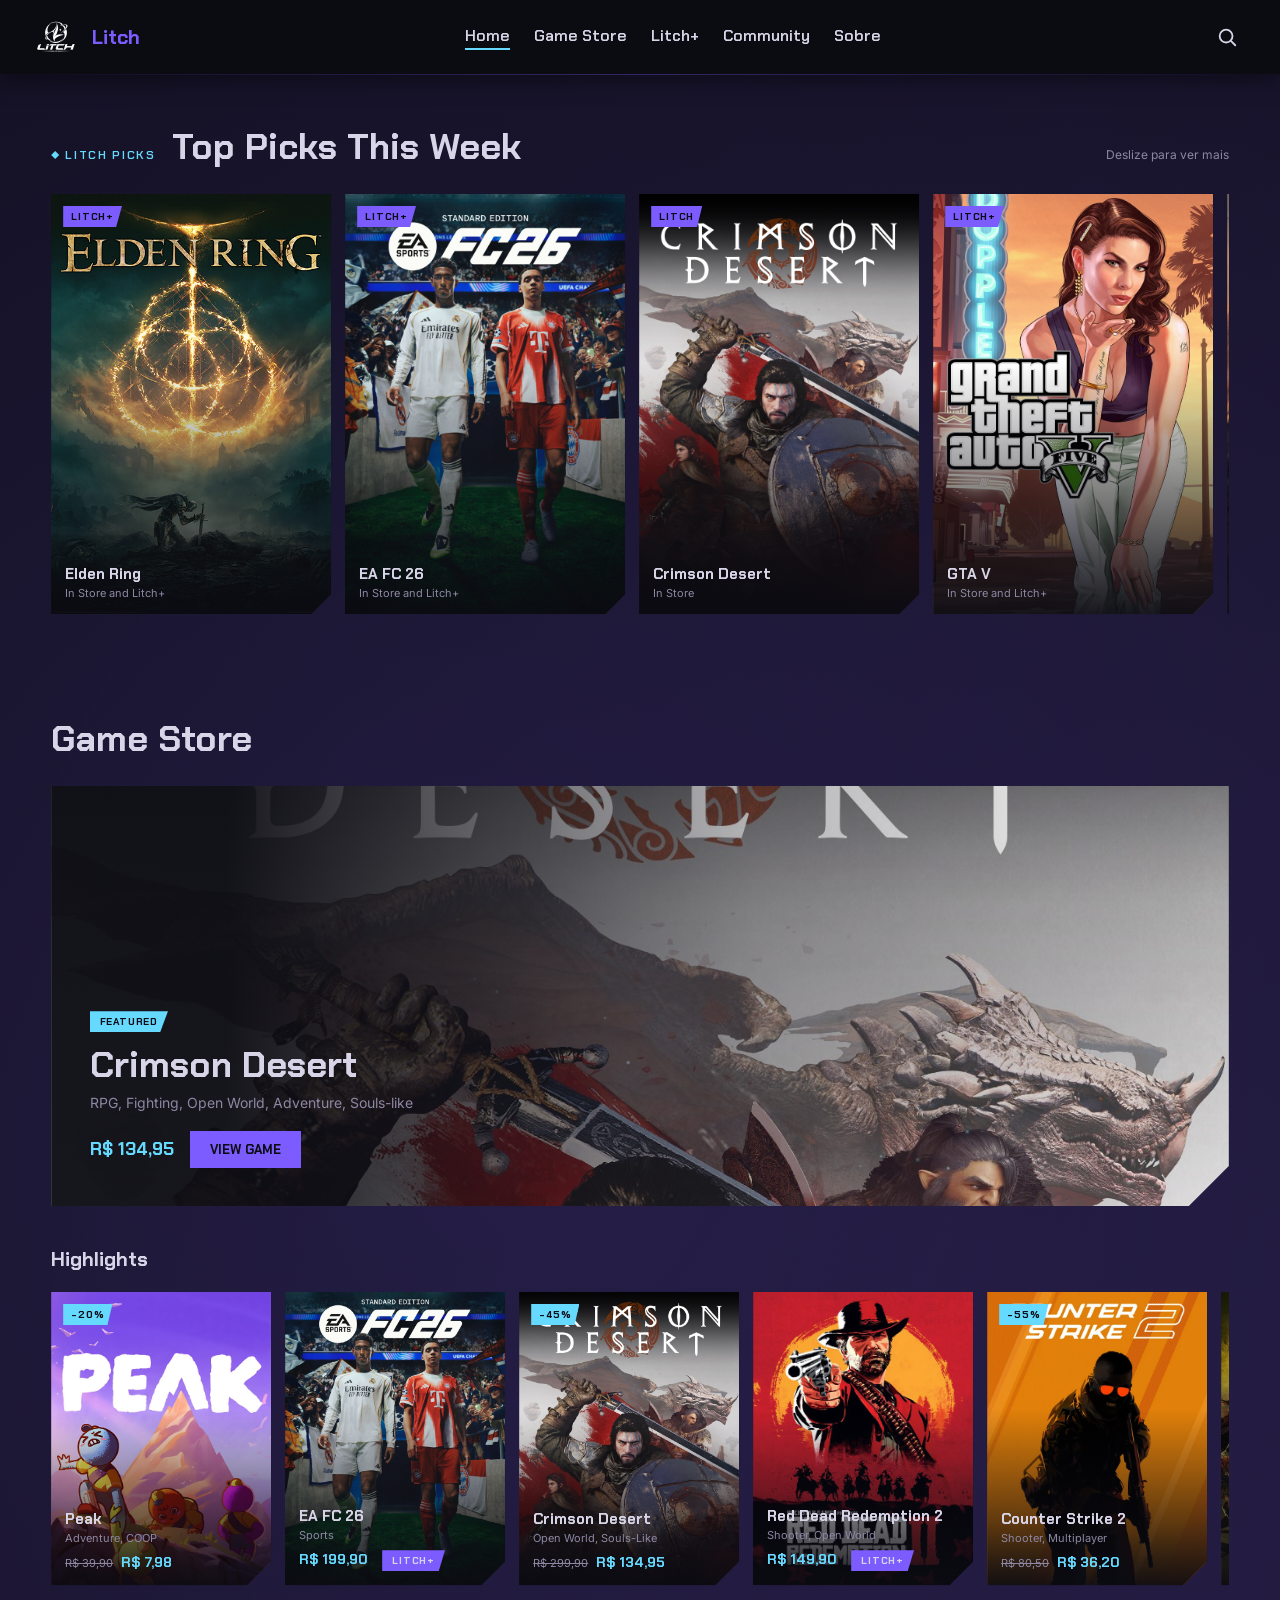
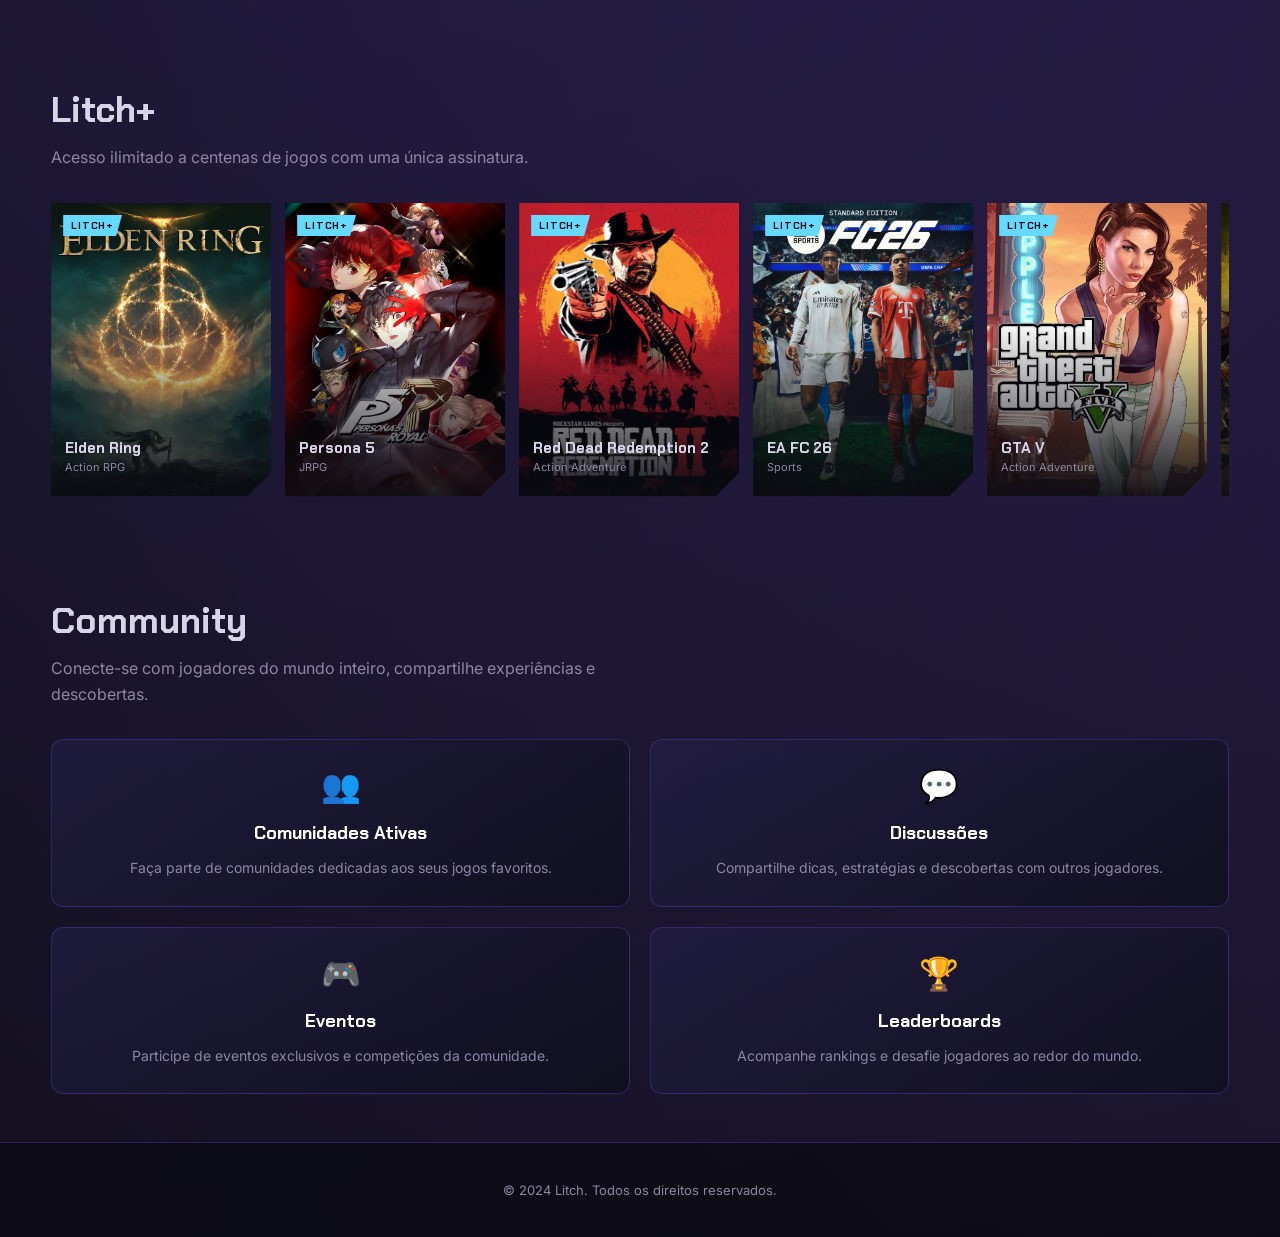
<file: index.html>
<!DOCTYPE html>
<html lang="pt-BR">

<head>
    <meta charset="UTF-8">
    <meta http-equiv="X-UA-Compatible" content="IE=edge">
    <meta name="viewport" content="width=device-width, initial-scale=1.0">
    <meta name="description" content="Litch - Sua plataforma de jogos digital com descoberta, acesso e comunidade.">
    <link rel="icon" type="image/x-icon" href="images/favicon.ico">
    <link rel="stylesheet" href="style.css">
    <title>Litch - Home</title>
</head>

<body>
    <header>
        <a href="index.html" class="header__brand" aria-label="Voltar à página inicial">
            <img src="images/LitchLogo.png" alt="Litch logo">
            <h1 class="title">Litch</h1>
        </a>

        <nav class="litch-nav" aria-label="Navegação principal">
            <a href="#home" class="is-active">Home</a>
            <a href="#game-store">Game Store</a>
            <a href="#litch-plus">Litch+</a>
            <a href="#community">Community</a>
            <a href="sobre.html">Sobre</a>
        </nav>

        <button class="litch-search-btn" type="button" aria-label="Pesquisar jogos">
            <svg viewBox="0 0 24 24" aria-hidden="true">
                <circle cx="11" cy="11" r="7"></circle>
                <path d="M16.5 16.5L21 21"></path>
            </svg>
        </button>
    </header>

    <hr>

    <main>
        <!-- HOME SECTION - Top Picks -->
        <section id="home" class="litch-carousel">
            <div class="litch-carousel__header">
                <span class="litch-carousel__eyebrow">Litch Picks</span>
                <h2 class="litch-carousel__title">Top Picks This Week</h2>
                <p class="litch-carousel__helper">Deslize para ver mais</p>
            </div>

            <!-- Carrossel com Scroll Snap Nativo -->
            <div class="litch-carousel__track">
                <article class="litch-card">
                    <img class="litch-card__img" src="images/eldenring.jpg" alt="Elden Ring">
                    <div class="litch-card__scrim"></div>
                    <span class="litch-card__tag">Litch+</span>
                    <div class="litch-card__body">
                        <h3 class="litch-card__name">Elden Ring</h3>
                        <p class="litch-card__status">In Store and Litch+</p>
                    </div>
                </article>

                <article class="litch-card">
                    <img class="litch-card__img" src="images/eafc26.jpg" alt="EA FC 26">
                    <div class="litch-card__scrim"></div>
                    <span class="litch-card__tag">Litch+</span>
                    <div class="litch-card__body">
                        <h3 class="litch-card__name">EA FC 26</h3>
                        <p class="litch-card__status">In Store and Litch+</p>
                    </div>
                </article>

                <article class="litch-card">
                    <img class="litch-card__img" src="images/crimsondesert.jpg" alt="Crimson Desert">
                    <div class="litch-card__scrim"></div>
                    <span class="litch-card__tag">Litch</span>
                    <div class="litch-card__body">
                        <h3 class="litch-card__name">Crimson Desert</h3>
                        <p class="litch-card__status">In Store</p>
                    </div>
                </article>

                <article class="litch-card">
                    <img class="litch-card__img" src="images/gtav.jpg" alt="GTA V">
                    <div class="litch-card__scrim"></div>
                    <span class="litch-card__tag">Litch+</span>
                    <div class="litch-card__body">
                        <h3 class="litch-card__name">GTA V</h3>
                        <p class="litch-card__status">In Store and Litch+</p>
                    </div>
                </article>

                <article class="litch-card">
                    <img class="litch-card__img" src="images/tlou1.jpg" alt="The Last of Us Part I">
                    <div class="litch-card__scrim"></div>
                    <span class="litch-card__tag">Litch</span>
                    <div class="litch-card__body">
                        <h3 class="litch-card__name">The Last of Us Part I</h3>
                        <p class="litch-card__status">In Store</p>
                    </div>
                </article>

                <article class="litch-card">
                    <img class="litch-card__img" src="images/wuchang.jpeg" alt="Wu Chang">
                    <div class="litch-card__scrim"></div>
                    <span class="litch-card__tag">Litch</span>
                    <div class="litch-card__body">
                        <h3 class="litch-card__name">Wu Chang</h3>
                        <p class="litch-card__status">In Store</p>
                    </div>
                </article>

                <article class="litch-card">
                    <img class="litch-card__img" src="images/persona5.jpg" alt="Persona 5">
                    <div class="litch-card__scrim"></div>
                    <span class="litch-card__tag">Litch+</span>
                    <div class="litch-card__body">
                        <h3 class="litch-card__name">Persona 5</h3>
                        <p class="litch-card__status">In Store and Litch+</p>
                    </div>
                </article>

                <article class="litch-card">
                    <img class="litch-card__img" src="images/rdr2.jpeg" alt="Red Dead Redemption 2">
                    <div class="litch-card__scrim"></div>
                    <span class="litch-card__tag">Litch+</span>
                    <div class="litch-card__body">
                        <h3 class="litch-card__name">Red Dead Redemption 2</h3>
                        <p class="litch-card__status">In Store and Litch+</p>
                    </div>
                </article>

                <article class="litch-card">
                    <img class="litch-card__img" src="images/baldurs_gate3.jpg" alt="Baldur's Gate 3">
                    <div class="litch-card__scrim"></div>
                    <span class="litch-card__tag">Litch</span>
                    <div class="litch-card__body">
                        <h3 class="litch-card__name">Baldur's Gate 3</h3>
                        <p class="litch-card__status">In Store</p>
                    </div>
                </article>

                <article class="litch-card">
                    <img class="litch-card__img" src="images/gow-rag.jpg" alt="God of War: Ragnarok">
                    <div class="litch-card__scrim"></div>
                    <span class="litch-card__tag">Litch</span>
                    <div class="litch-card__body">
                        <h3 class="litch-card__name">God of War: Ragnorak</h3>
                        <p class="litch-card__status">In Store</p>
                    </div>
                </article>
            </div>
        </section>

        <!-- GAME STORE SECTION -->
        <section id="game-store" class="litch-section">
            <h2 class="litch-section__title">Game Store</h2>

            <!-- Featured Banner -->
            <div class="litch-hero">
                <img class="litch-hero__img" src="images/crimsondesert.jpg" alt="Jogo em destaque">
                <div class="litch-hero__scrim"></div>
                <div class="litch-hero__content">
                    <span class="litch-hero__tag">Featured</span>
                    <h3 class="litch-hero__name">Crimson Desert</h3>
                    <p class="litch-hero__desc">RPG, Fighting, Open World, Adventure, Souls-like</p>
                    <div class="litch-hero__meta">
                        <span class="litch-hero__price">R$ 134,95</span>
                        <button class="litch-hero__cta" type="button">View Game</button>
                    </div>
                </div>
            </div>

            <h3 class="litch-section__subtitle">Highlights</h3>

            <!-- Game Highlights Carousel -->
            <div class="litch-carousel">
                <div class="litch-carousel__track">
                    <article class="litch-store-card">
                        <img class="litch-store-card__img" src="images/peak.jpg" alt="Peak">
                        <div class="litch-store-card__scrim"></div>
                        <span class="litch-store-card__discount">-20%</span>
                        <div class="litch-store-card__body">
                            <h4 class="litch-store-card__name">Peak</h4>
                            <p class="litch-store-card__genre">Adventure, COOP</p>
                            <div class="litch-store-card__price">
                                <span class="litch-store-card__price-old">R$ 39,90</span>
                                <span class="litch-store-card__price-new">R$ 7,98</span>
                            </div>
                        </div>
                    </article>

                    <article class="litch-store-card">
                        <img class="litch-store-card__img" src="images/eafc26.jpg" alt="EA FC 26">
                        <div class="litch-store-card__scrim"></div>
                        <div class="litch-store-card__body">
                            <h4 class="litch-store-card__name">EA FC 26</h4>
                            <p class="litch-store-card__genre">Sports</p>
                            <div class="litch-store-card__price">
                                <span class="litch-store-card__price-new">R$ 199,90</span>
                                <span class="litch-hero__plus">Litch+</span>
                            </div>
                        </div>
                    </article>

                    <article class="litch-store-card">
                        <img class="litch-store-card__img" src="images/crimsondesert.jpg" alt="Crimson Desert">
                        <div class="litch-store-card__scrim"></div>
                        <span class="litch-store-card__discount">-45%</span>
                        <div class="litch-store-card__body">
                            <h4 class="litch-store-card__name">Crimson Desert</h4>
                            <p class="litch-store-card__genre">Open World, Souls-Like</p>
                            <div class="litch-store-card__price">
                                <span class="litch-store-card__price-old">R$ 299,90</span>
                                <span class="litch-store-card__price-new">R$ 134,95</span>
                            </div>
                        </div>
                    </article>

                    <article class="litch-store-card">
                        <img class="litch-store-card__img" src="images/rdr2.jpeg" alt="Red Dead Redemption 2">
                        <div class="litch-store-card__scrim"></div>
                        <div class="litch-store-card__body">
                            <h4 class="litch-store-card__name">Red Dead Redemption 2</h4>
                            <p class="litch-store-card__genre">Shooter, Open World</p>
                            <div class="litch-store-card__price">
                                <span class="litch-store-card__price-new">R$ 149,90</span>
                                <span class="litch-hero__plus">Litch+</span>
                            </div>
                        </div>
                    </article>

                    <article class="litch-store-card">
                        <img class="litch-store-card__img" src="images/csgo2.jpg" alt="Counter Strike 2">
                        <div class="litch-store-card__scrim"></div>
                        <span class="litch-store-card__discount">-55%</span>
                        <div class="litch-store-card__body">
                            <h4 class="litch-store-card__name">Counter Strike 2</h4>
                            <p class="litch-store-card__genre">Shooter, Multiplayer</p>
                            <div class="litch-store-card__price">
                                <span class="litch-store-card__price-old">R$ 80,50</span>
                                <span class="litch-store-card__price-new">R$ 36,20</span>
                            </div>
                        </div>
                    </article>

                    <article class="litch-store-card">
                        <img class="litch-store-card__img" src="images/dark-souls-3.jpg" alt="Dark Souls 3">
                        <div class="litch-store-card__scrim"></div>
                        <span class="litch-store-card__discount">-50%</span>
                        <div class="litch-store-card__body">
                            <h4 class="litch-store-card__name">Dark Souls 3</h4>
                            <p class="litch-store-card__genre">Action, RPG, Souls-like</p>
                            <div class="litch-store-card__price">
                                <span class="litch-store-card__price-old">R$ 90,30</span>
                                <span class="litch-store-card__price-new">R$ 45,15</span>
                                <span class="litch-hero__plus">Litch+</span>
                            </div>
                        </div>
                    </article>

                    <article class="litch-store-card">
                        <img class="litch-store-card__img" src="images/baldurs_gate3.jpg" alt="Baldur's Gate 3">
                        <div class="litch-store-card__scrim"></div>
                        <div class="litch-store-card__body">
                            <h4 class="litch-store-card__name">Baldur's Gate 3</h4>
                            <p class="litch-store-card__genre">RPG, Adventure</p>
                            <div class="litch-store-card__price">
                                <span class="litch-store-card__price-new">R$ 199,90</span>
                            </div>
                        </div>
                    </article>

                    <article class="litch-store-card">
                        <img class="litch-store-card__img" src="images/gow-rag.jpg" alt="God of War: Ragnarok">
                        <div class="litch-store-card__scrim"></div>
                        <div class="litch-store-card__body">
                            <h4 class="litch-store-card__name">God of War: Ragnorak</h4>
                            <p class="litch-store-card__genre">Action, Adventure</p>
                            <div class="litch-store-card__price">
                                <span class="litch-store-card__price-new">R$ 249,90</span>
                            </div>
                        </div>
                    </article>
                </div>
            </div>
        </section>

        <!-- LITCH+ SECTION -->
        <section id="litch-plus" class="litch-section">
            <h2 class="litch-section__title">Litch+</h2>
            <p class="litch-section__description">Acesso ilimitado a centenas de jogos com uma única assinatura.</p>

            <div class="litch-carousel">
                <div class="litch-carousel__track">
                    <article class="litch-store-card">
                        <img class="litch-store-card__img" src="images/eldenring.jpg" alt="Elden Ring">
                        <div class="litch-store-card__scrim"></div>
                        <span class="litch-store-card__tag">Litch+</span>
                        <div class="litch-store-card__body">
                            <h4 class="litch-store-card__name">Elden Ring</h4>
                            <p class="litch-store-card__genre">Action RPG</p>
                        </div>
                    </article>

                    <article class="litch-store-card">
                        <img class="litch-store-card__img" src="images/persona5.jpg" alt="Persona 5">
                        <div class="litch-store-card__scrim"></div>
                        <span class="litch-store-card__tag">Litch+</span>
                        <div class="litch-store-card__body">
                            <h4 class="litch-store-card__name">Persona 5</h4>
                            <p class="litch-store-card__genre">JRPG</p>
                        </div>
                    </article>

                    <article class="litch-store-card">
                        <img class="litch-store-card__img" src="images/rdr2.jpeg" alt="Red Dead Redemption 2">
                        <div class="litch-store-card__scrim"></div>
                        <span class="litch-store-card__tag">Litch+</span>
                        <div class="litch-store-card__body">
                            <h4 class="litch-store-card__name">Red Dead Redemption 2</h4>
                            <p class="litch-store-card__genre">Action Adventure</p>
                        </div>
                    </article>

                    <article class="litch-store-card">
                        <img class="litch-store-card__img" src="images/eafc26.jpg" alt="EA FC 26">
                        <div class="litch-store-card__scrim"></div>
                        <span class="litch-store-card__tag">Litch+</span>
                        <div class="litch-store-card__body">
                            <h4 class="litch-store-card__name">EA FC 26</h4>
                            <p class="litch-store-card__genre">Sports</p>
                        </div>
                    </article>

                    <article class="litch-store-card">
                        <img class="litch-store-card__img" src="images/gtav.jpg" alt="GTA V">
                        <div class="litch-store-card__scrim"></div>
                        <span class="litch-store-card__tag">Litch+</span>
                        <div class="litch-store-card__body">
                            <h4 class="litch-store-card__name">GTA V</h4>
                            <p class="litch-store-card__genre">Action Adventure</p>
                        </div>
                    </article>

                    <article class="litch-store-card">
                        <img class="litch-store-card__img" src="images/dark-souls-3.jpg" alt="Dark Souls 3">
                        <div class="litch-store-card__scrim"></div>
                        <span class="litch-store-card__tag">Litch+</span>
                        <div class="litch-store-card__body">
                            <h4 class="litch-store-card__name">Dark Souls 3</h4>
                            <p class="litch-store-card__genre">Action RPG</p>
                        </div>
                    </article>
                </div>
            </div>
        </section>

        <!-- COMMUNITY SECTION -->
        <section id="community" class="litch-section">
            <h2 class="litch-section__title">Community</h2>
            <p class="litch-section__description">Conecte-se com jogadores do mundo inteiro, compartilhe experiências e
                descobertas.</p>

            <div class="litch-community-grid">
                <div class="litch-community-card">
                    <div class="litch-community-card__icon">👥</div>
                    <h3 class="litch-community-card__title">Comunidades Ativas</h3>
                    <p class="litch-community-card__text">Faça parte de comunidades dedicadas aos seus jogos favoritos.
                    </p>
                </div>

                <div class="litch-community-card">
                    <div class="litch-community-card__icon">💬</div>
                    <h3 class="litch-community-card__title">Discussões</h3>
                    <p class="litch-community-card__text">Compartilhe dicas, estratégias e descobertas com outros
                        jogadores.</p>
                </div>

                <div class="litch-community-card">
                    <div class="litch-community-card__icon">🎮</div>
                    <h3 class="litch-community-card__title">Eventos</h3>
                    <p class="litch-community-card__text">Participe de eventos exclusivos e competições da comunidade.
                    </p>
                </div>

                <div class="litch-community-card">
                    <div class="litch-community-card__icon">🏆</div>
                    <h3 class="litch-community-card__title">Leaderboards</h3>
                    <p class="litch-community-card__text">Acompanhe rankings e desafie jogadores ao redor do mundo.</p>
                </div>
            </div>
        </section>
    </main>

    <footer class="litch-footer">
        <p>&copy; 2024 Litch. Todos os direitos reservados.</p>
    </footer>
</body>

</html>
</file>
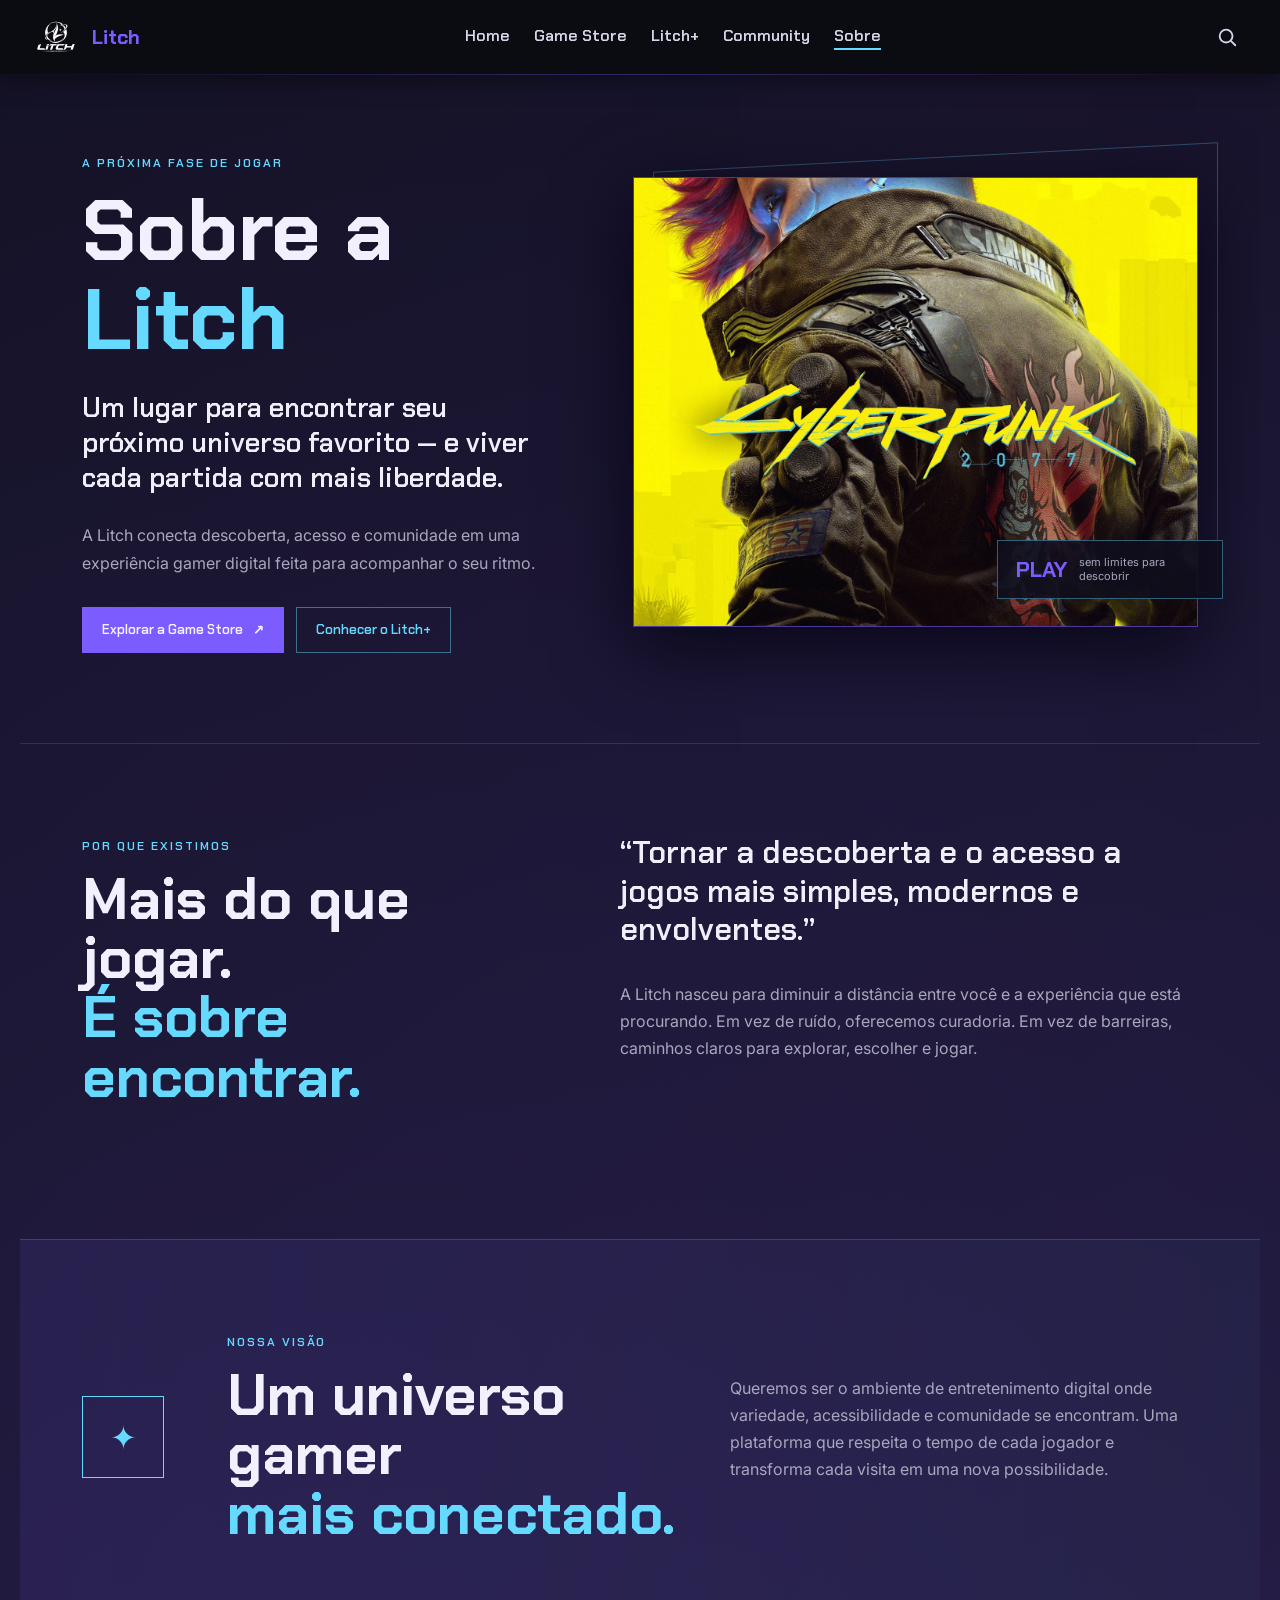
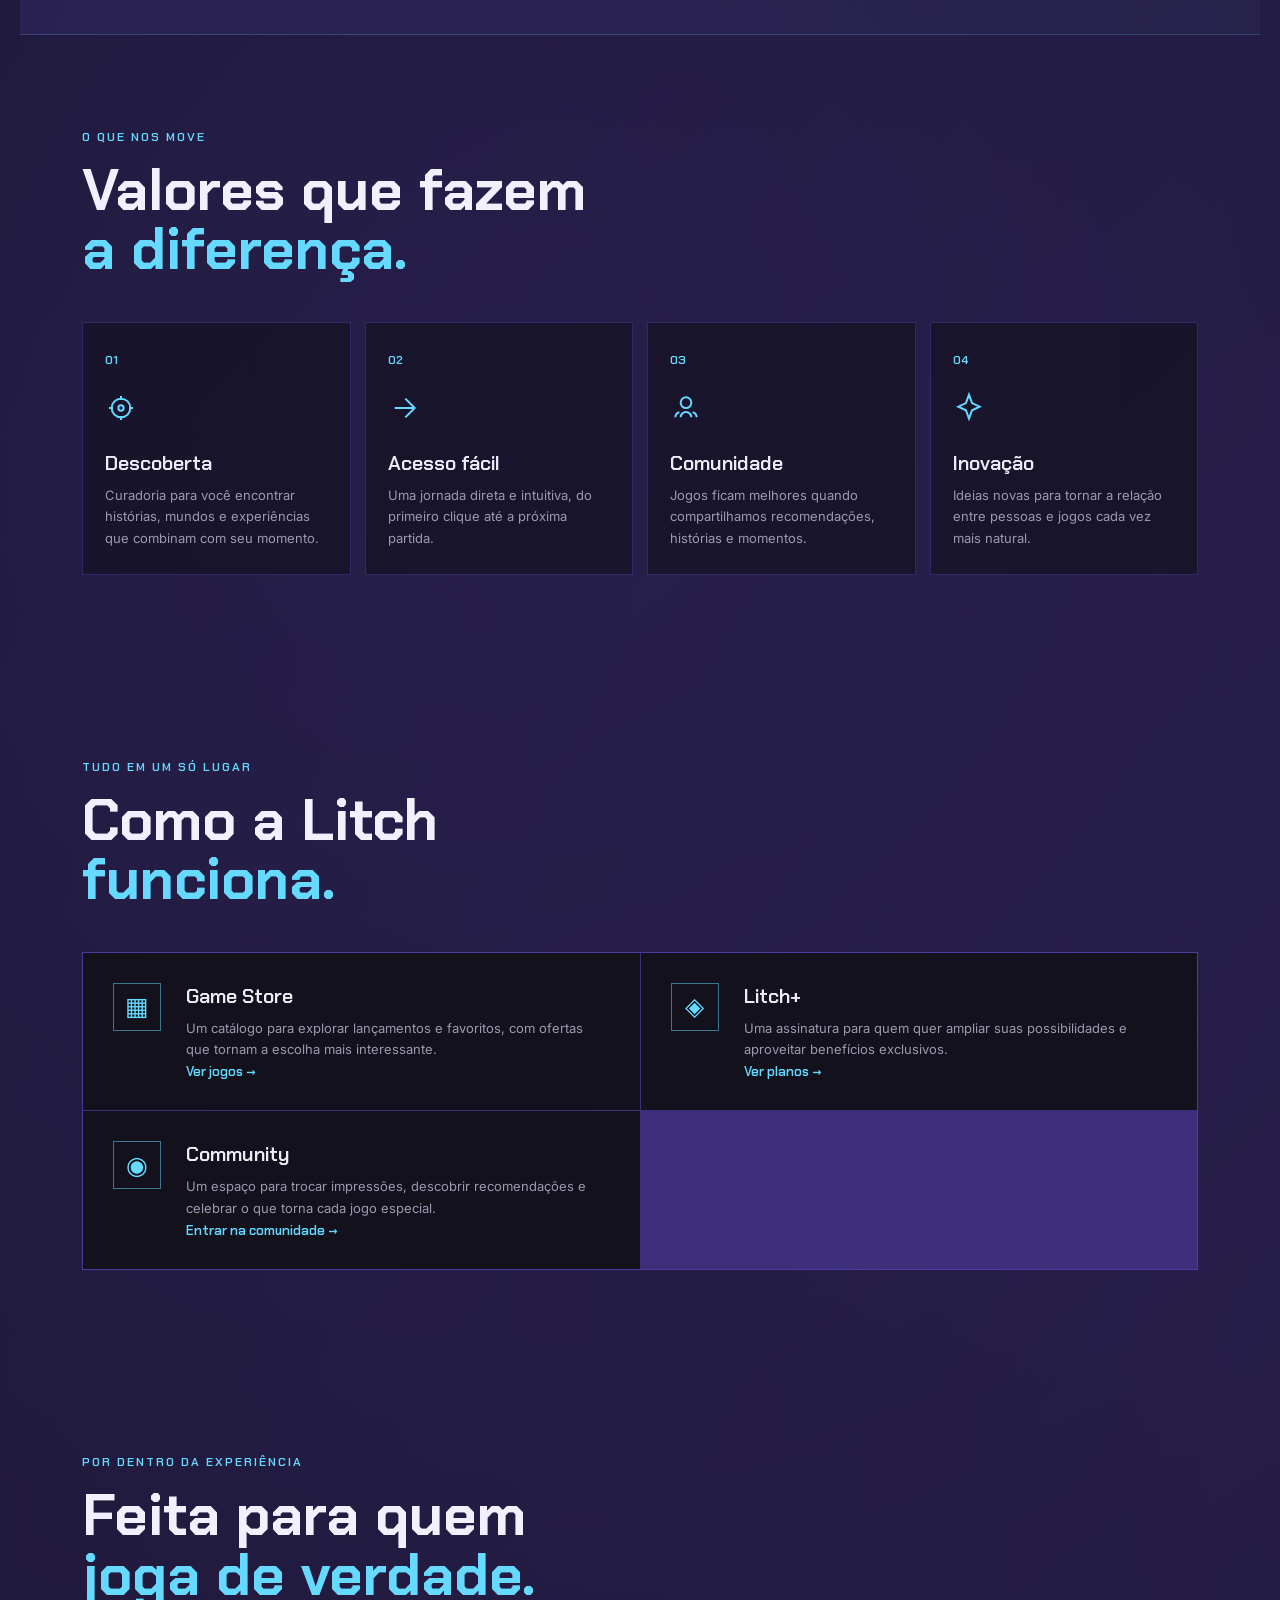
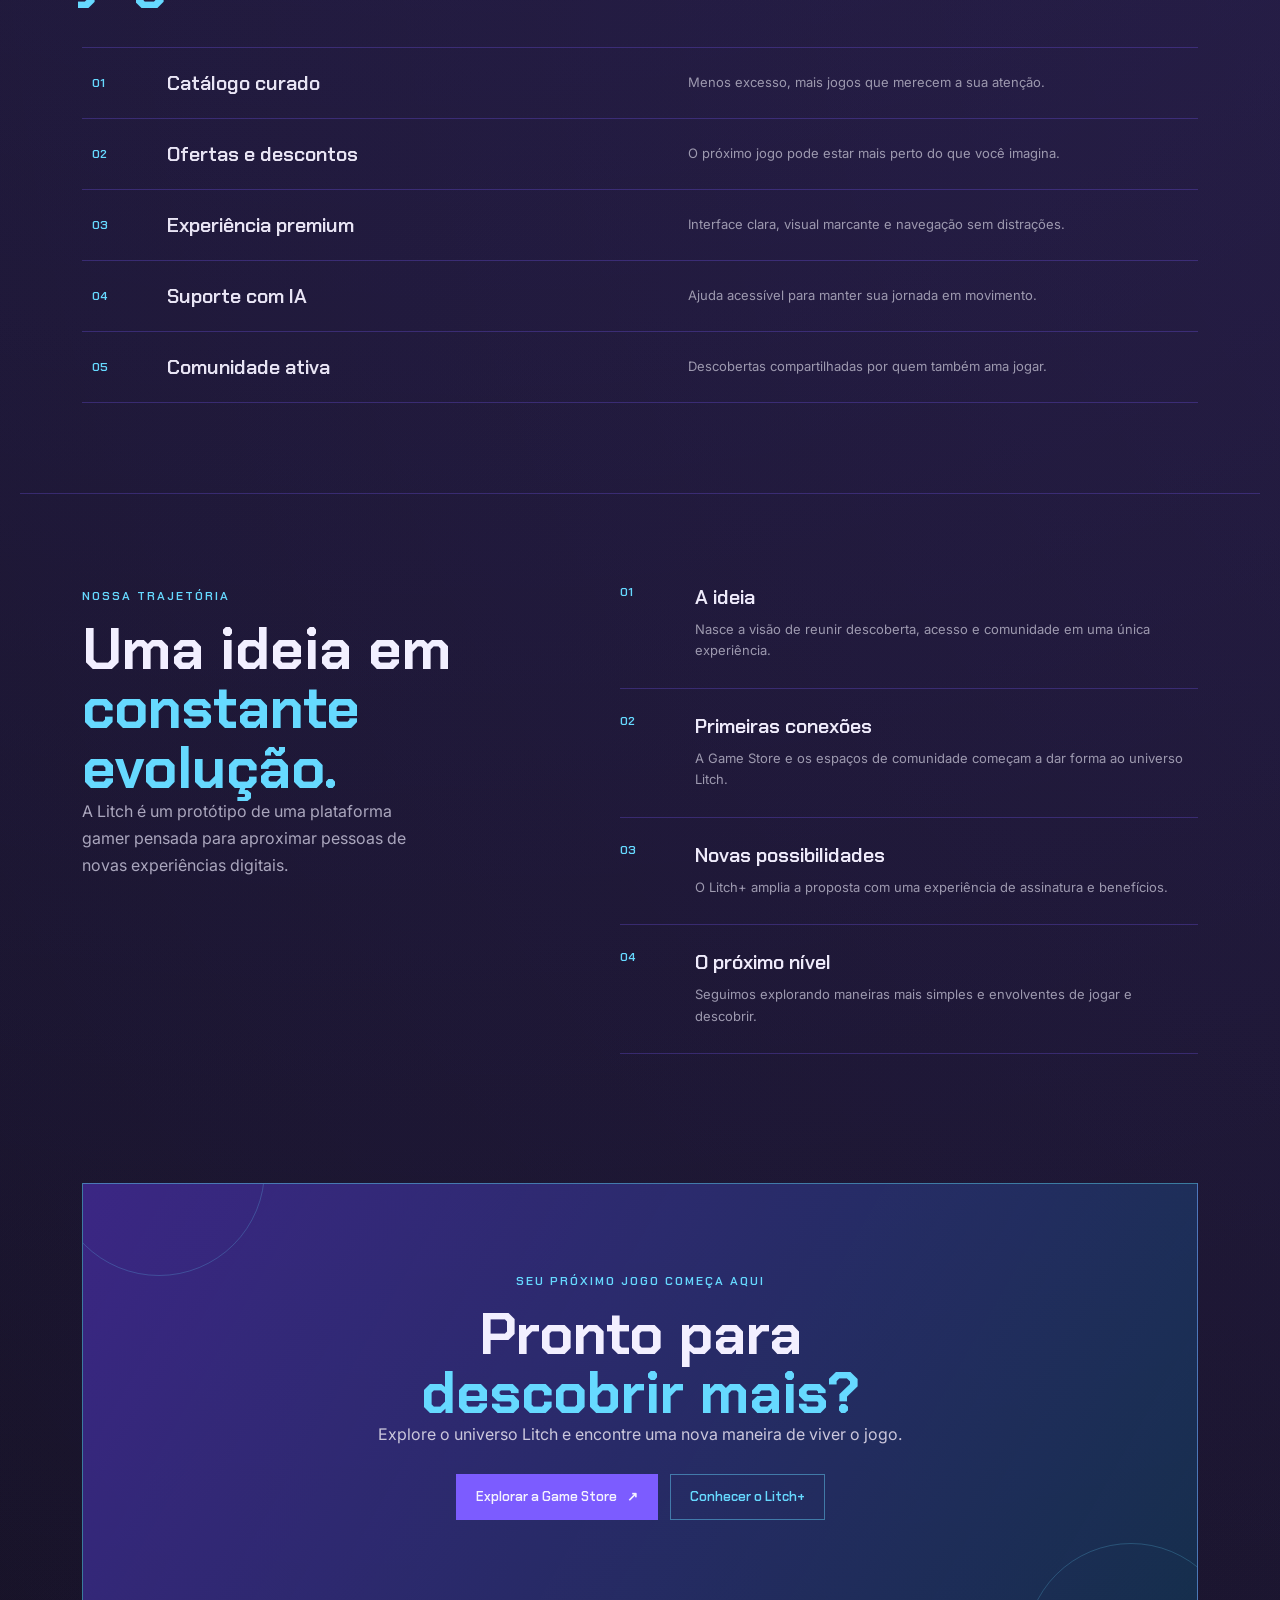
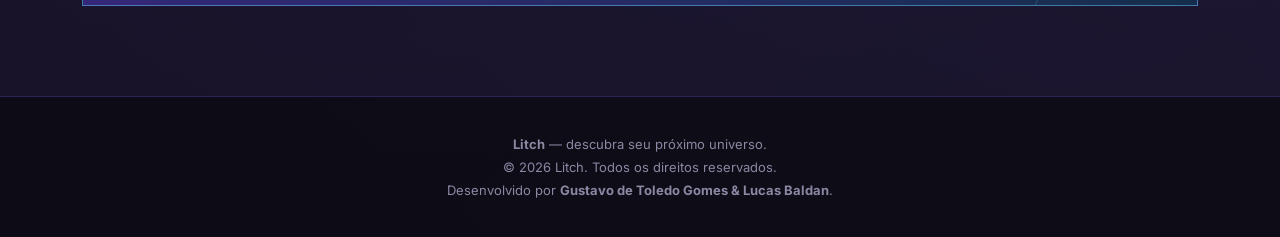
<file: sobre.html>
<!DOCTYPE html>
<html lang="pt-BR">

<head>
    <meta charset="UTF-8">
    <meta name="viewport" content="width=device-width, initial-scale=1.0">
    <meta name="description" content="Conheça a história, a missão e o futuro da Litch, sua plataforma gamer digital.">
    <link rel="icon" type="image/x-icon" href="images/favicon.ico">
    <link rel="stylesheet" href="style.css">
    <title>Sobre | Litch</title>
</head>

<body class="about-page">
    <header>
        <a class="header__brand" href="index.html" aria-label="Litch — página inicial">
            <img src="images/LitchLogo.png" alt="Logo da Litch">
            <h1 class="title">Litch</h1>
        </a>

        <nav class="litch-nav" aria-label="Navegação principal">
            <a href="index.html#home">Home</a>
            <a href="index.html#game-store">Game Store</a>
            <a href="index.html#litch-plus">Litch+</a>
            <a href="index.html#community">Community</a>
            <a href="sobre.html" class="is-active" aria-current="page">Sobre</a>
        </nav>

        <button class="litch-search-btn" type="button" aria-label="Pesquisar jogos">
            <svg viewBox="0 0 24 24" aria-hidden="true">
                <circle cx="11" cy="11" r="7"></circle>
                <path d="M16.5 16.5L21 21"></path>
            </svg>
        </button>
    </header>
    <hr>

    <main>
        <section class="about-hero" aria-labelledby="about-title">
            <div class="about-hero__content">
                <span class="about-eyebrow">A próxima fase de jogar</span>
                <h2 id="about-title">Sobre a <span>Litch</span></h2>
                <p class="about-hero__lead">Um lugar para encontrar seu próximo universo favorito — e viver cada partida
                    com mais liberdade.</p>
                <p class="about-hero__text">A Litch conecta descoberta, acesso e comunidade em uma experiência gamer
                    digital feita para acompanhar o seu ritmo.</p>
                <div class="about-actions">
                    <a class="about-button about-button--primary" href="index.html#game-store">Explorar a Game Store
                        <span>↗</span></a>
                    <a class="about-button about-button--ghost" href="index.html#litch-plus">Conhecer o Litch+</a>
                </div>
            </div>

            <div class="about-hero__visual">
                <img class="about-hero__image" src="images/cyberpunk.jpg" alt="Cidade futurista de Cyberpunk 2077">
                <div class="about-hero__badge"><strong class="about-hero__badge-title">PLAY</strong><span
                        class="about-hero__badge-text">sem limites para descobrir</span></div>
            </div>
        </section>

        <section class="about-purpose about-section" aria-labelledby="purpose-title">
            <div class="about-section__heading">
                <span class="about-eyebrow">Por que existimos</span>
                <h2 id="purpose-title">Mais do que jogar.<br><span>É sobre encontrar.</span></h2>
            </div>
            <div class="about-purpose__copy">
                <blockquote class="about-highlight">“Tornar a descoberta e o acesso a jogos mais simples, modernos e
                    envolventes.”</blockquote>
                <p class="about-purpose__text">A Litch nasceu para diminuir a distância entre você e a experiência que
                    está procurando. Em vez de
                    ruído, oferecemos curadoria. Em vez de barreiras, caminhos claros para explorar, escolher e jogar.
                </p>
            </div>
        </section>

        <section class="about-vision about-section" aria-labelledby="vision-title">
            <div class="about-vision__orb" aria-hidden="true">✦</div>
            <div class="about-vision__content">
                <span class="about-eyebrow">Nossa visão</span>
                <h2 id="vision-title">Um universo gamer<br><span>mais conectado.</span></h2>
            </div>
            <p class="about-vision__text">Queremos ser o ambiente de entretenimento digital onde variedade,
                acessibilidade e comunidade se
                encontram. Uma plataforma que respeita o tempo de cada jogador e transforma cada visita em uma nova
                possibilidade.</p>
        </section>

        <section class="about-values about-section" aria-labelledby="values-title">
            <div class="about-section__heading">
                <span class="about-eyebrow">O que nos move</span>
                <h2 id="values-title">Valores que fazem<br><span>a diferença.</span></h2>
            </div>

            <div class="about-card-grid about-values__grid">
                <article class="about-card">
                    <span class="about-card__number">01</span>
                    <div class="about-card__icon feature-icon" aria-hidden="true">
                        <svg viewBox="0 0 24 24">
                            <circle cx="12" cy="12" r="7"></circle>
                            <path d="M12 3v3M12 18v3M3 12h3M18 12h3"></path>
                            <circle cx="12" cy="12" r="2"></circle>
                        </svg>
                    </div>
                    <h3 class="about-card__title">Descoberta</h3>
                    <p class="about-card__text">Curadoria para você encontrar histórias, mundos e experiências que
                        combinam com seu momento.</p>
                </article>

                <article class="about-card">
                    <span class="about-card__number">02</span>
                    <div class="about-card__icon feature-icon" aria-hidden="true">
                        <svg viewBox="0 0 24 24">
                            <path d="M5 12h14"></path>
                            <path d="M13 5l7 7-7 7"></path>
                        </svg>
                    </div>
                    <h3 class="about-card__title">Acesso fácil</h3>
                    <p class="about-card__text">Uma jornada direta e intuitiva, do primeiro clique até a próxima
                        partida.</p>
                </article>

                <article class="about-card">
                    <span class="about-card__number">03</span>
                    <div class="about-card__icon feature-icon" aria-hidden="true">
                        <svg viewBox="0 0 24 24">
                            <path d="M16 19a4 4 0 0 0-8 0"></path>
                            <circle cx="12" cy="8" r="4"></circle>
                            <path d="M20 19a4 4 0 0 0-3-3.87"></path>
                            <path d="M4 19a4 4 0 0 1 3-3.87"></path>
                        </svg>
                    </div>
                    <h3 class="about-card__title">Comunidade</h3>
                    <p class="about-card__text">Jogos ficam melhores quando compartilhamos recomendações, histórias e
                        momentos.</p>
                </article>

                <article class="about-card">
                    <span class="about-card__number">04</span>
                    <div class="about-card__icon feature-icon" aria-hidden="true">
                        <svg viewBox="0 0 24 24">
                            <path d="M12 2l2.3 6.3L20 11l-5.7 2.7L12 20l-2.3-6.3L4 11l5.7-2.7L12 2z"></path>
                        </svg>
                    </div>
                    <h3 class="about-card__title">Inovação</h3>
                    <p class="about-card__text">Ideias novas para tornar a relação entre pessoas e jogos cada vez mais
                        natural.</p>
                </article>
            </div>
        </section>

        <section class="about-platform about-section" aria-labelledby="platform-title">
            <div class="about-section__heading">
                <span class="about-eyebrow">Tudo em um só lugar</span>
                <h2 id="platform-title">Como a Litch<br><span>funciona.</span></h2>
            </div>

            <div class="about-platform__grid">
                <article class="about-platform__item">
                    <span class="about-platform__icon">▦</span>
                    <div class="about-platform__content">
                        <h3 class="about-platform__title">Game Store</h3>
                        <p class="about-platform__text">Um catálogo para explorar lançamentos e favoritos, com ofertas
                            que tornam a escolha mais
                            interessante.</p>
                        <a class="about-platform__link" href="index.html#game-store">Ver jogos <span>→</span></a>
                    </div>
                </article>

                <article class="about-platform__item">
                    <span class="about-platform__icon">◈</span>
                    <div class="about-platform__content">
                        <h3 class="about-platform__title">Litch+</h3>
                        <p class="about-platform__text">Uma assinatura para quem quer ampliar suas possibilidades e
                            aproveitar benefícios exclusivos.
                        </p>
                        <a class="about-platform__link" href="index.html#litch-plus">Ver planos <span>→</span></a>
                    </div>
                </article>

                <article class="about-platform__item">
                    <span class="about-platform__icon">◉</span>
                    <div class="about-platform__content">
                        <h3 class="about-platform__title">Community</h3>
                        <p class="about-platform__text">Um espaço para trocar impressões, descobrir recomendações e
                            celebrar o que torna cada jogo
                            especial.</p>
                        <a class="about-platform__link" href="index.html#community">Entrar na comunidade
                            <span>→</span></a>
                    </div>
                </article>

            </div>
        </section>

        <section class="about-differentials about-section" aria-labelledby="differentials-title">
            <div class="about-section__heading">
                <span class="about-eyebrow">Por dentro da experiência</span>
                <h2 id="differentials-title">Feita para quem<br><span>joga de verdade.</span></h2>
            </div>

            <div class="about-differentials__list">
                <div class="about-differential">
                    <span class="about-differential__number">01</span>
                    <strong class="about-differential__title">Catálogo curado</strong>
                    <p class="about-differential__text">Menos excesso, mais jogos que merecem a sua atenção.</p>
                </div>

                <div class="about-differential">
                    <span class="about-differential__number">02</span>
                    <strong class="about-differential__title">Ofertas e descontos</strong>
                    <p class="about-differential__text">O próximo jogo pode estar mais perto do que você imagina.</p>
                </div>

                <div class="about-differential">
                    <span class="about-differential__number">03</span>
                    <strong class="about-differential__title">Experiência premium</strong>
                    <p class="about-differential__text">Interface clara, visual marcante e navegação sem distrações.</p>
                </div>

                <div class="about-differential">
                    <span class="about-differential__number">04</span>
                    <strong class="about-differential__title">Suporte com IA</strong>
                    <p class="about-differential__text">Ajuda acessível para manter sua jornada em movimento.</p>
                </div>

                <div class="about-differential">
                    <span class="about-differential__number">05</span>
                    <strong class="about-differential__title">Comunidade ativa</strong>
                    <p class="about-differential__text">Descobertas compartilhadas por quem também ama jogar.</p>
                </div>
            </div>
        </section>

        <section class="about-history about-section" aria-labelledby="history-title">
            <div class="about-history__intro">
                <span class="about-eyebrow">Nossa trajetória</span>
                <h2 id="history-title">Uma ideia em<br><span>constante evolução.</span></h2>
                <p class="about-history__text">A Litch é um protótipo de uma plataforma gamer pensada para aproximar
                    pessoas de novas experiências
                    digitais.</p>
            </div>

            <div class="about-timeline">
                <article>
                    <span class="about-timeline__year">01</span>
                    <div class="about-timeline__content">
                        <h3 class="about-timeline__title">A ideia</h3>
                        <p class="about-timeline__text">Nasce a visão de reunir descoberta, acesso e comunidade em uma
                            única experiência.</p>
                    </div>
                </article>

                <article>
                    <span class="about-timeline__year">02</span>
                    <div class="about-timeline__content">
                        <h3 class="about-timeline__title">Primeiras conexões</h3>
                        <p class="about-timeline__text">A Game Store e os espaços de comunidade começam a dar forma ao
                            universo Litch.</p>
                    </div>
                </article>

                <article>
                    <span class="about-timeline__year">03</span>
                    <div class="about-timeline__content">
                        <h3 class="about-timeline__title">Novas possibilidades</h3>
                        <p class="about-timeline__text">O Litch+ amplia a proposta com uma experiência de assinatura e
                            benefícios.</p>
                    </div>
                </article>

                <article>
                    <span class="about-timeline__year">04</span>
                    <div class="about-timeline__content">
                        <h3 class="about-timeline__title">O próximo nível</h3>
                        <p class="about-timeline__text">Seguimos explorando maneiras mais simples e envolventes de jogar
                            e descobrir.</p>
                    </div>
                </article>
            </div>
        </section>

        <section class="about-cta" aria-labelledby="cta-title">
            <span class="about-eyebrow">Seu próximo jogo começa aqui</span>
            <h2 id="cta-title">Pronto para<br><span>descobrir mais?</span></h2>
            <p class="about-cta__text">Explore o universo Litch e encontre uma nova maneira de viver o jogo.</p>
            <div class="about-actions">
                <a class="about-button about-button--primary" href="index.html#game-store">Explorar a Game Store
                    <span>↗</span></a>
                <a class="about-button about-button--ghost" href="index.html#litch-plus">Conhecer o Litch+</a>
            </div>
        </section>
    </main>

    <footer class="litch-footer">
        <p><strong>Litch</strong> — descubra seu próximo universo.</p>
        <p>© 2026 Litch. Todos os direitos reservados.</p>
        <p>Desenvolvido por <strong>Gustavo de Toledo Gomes &amp; Lucas Baldan</strong>.</p>
    </footer>

</body>

</html>
</file>
<file: style.css>
@import url('https://fonts.googleapis.com/css2?family=Chakra+Petch:wght@600;700&family=Inter:wght@400;500;600&display=swap');

/* Base */
:root {
  --bg: #0b0b12;
  --surface: #15131f;
  --primary: #7c5cff;
  --secondary: #66d9ff;
  --text: #d9d5e8;
  --muted: #8d87a3;
  --border: rgba(124, 92, 255, 0.28);
  --font-body: 'Inter', sans-serif;
  --font-title: 'Chakra Petch', sans-serif;
  --page-padding: clamp(16px, 4vw, 64px);
  --shadow: 0 8px 24px rgba(0, 0, 0, 0.4);
  --glow: 0 12px 32px rgba(124, 92, 255, 0.25);
  --transition: 0.25s ease;
}

* { box-sizing: border-box; }
html { scroll-behavior: smooth; }

body {
  min-height: 100vh;
  margin: 0;
  color: var(--text);
  background:
    radial-gradient(circle at 20% 20%, rgba(124, 92, 255, 0.18), transparent 45%),
    radial-gradient(circle at 80% 30%, rgba(124, 92, 255, 0.12), transparent 50%),
    linear-gradient(135deg, var(--bg), #15101f, var(--bg));
  background-size: 200% 200%, 200% 200%, 300% 300%;
  font-family: var(--font-body);
  animation: background-drift 22s ease-in-out infinite;
}

section[id] { scroll-margin-top: 80px; }
img { max-width: 100%; }

hr {
  height: 1px;
  margin: 0;
  border: 0;
  background: linear-gradient(90deg, transparent, rgba(124, 92, 255, 0.5), transparent);
}

@keyframes background-drift {
  0%, 100% { background-position: 0 0, 100% 0, 0 50%; }
  50% { background-position: 20% 30%, 70% 40%, 100% 50%; }
}

/* Header */
header {
  position: relative;
  z-index: 10;
  display: flex;
  align-items: center;
  justify-content: space-between;
  gap: 32px;
  padding: 16px 32px;
  background: var(--bg);
  box-shadow: 0 4px 24px rgba(0, 0, 0, 0.5);
}

.header__brand {
  display: flex;
  align-items: center;
  gap: 12px;
  color: inherit;
  text-decoration: none;
}

.header__brand img { display: block; width: auto; height: 32px; }
.title { margin: 0; color: var(--primary); font: 700 20px var(--font-title); }
.litch-nav { display: flex; align-items: center; gap: 24px; }

.litch-nav a {
  position: relative;
  padding-bottom: 4px;
  color: var(--text);
  font: 600 16px var(--font-title);
  text-decoration: none;
  transition: color var(--transition);
}

.litch-nav a::after {
  position: absolute;
  right: 0;
  bottom: 0;
  left: 0;
  height: 2px;
  content: '';
  background: var(--secondary);
  transform: scaleX(0);
  transform-origin: left;
  transition: transform var(--transition);
}

.litch-nav a:hover { color: var(--primary); }
.litch-nav a:hover::after,
.litch-nav a.is-active::after { transform: scaleX(1); }

.litch-search-btn {
  display: grid;
  width: 42px;
  height: 42px;
  flex: 0 0 auto;
  place-items: center;
  border: 0;
  border-radius: 10px;
  color: var(--text);
  background: transparent;
  cursor: pointer;
  transition: color var(--transition), background var(--transition), transform var(--transition);
}

.litch-search-btn svg {
  width: 22px;
  fill: none;
  stroke: currentColor;
  stroke-width: 2;
  stroke-linecap: round;
}

.litch-search-btn:hover {
  color: var(--secondary);
  background: rgba(102, 217, 255, 0.08);
  transform: scale(1.08);
}

/* Home: sections and carousels */
.litch-section,
.litch-carousel { padding: 48px var(--page-padding); }

.litch-section__title,
.litch-section__subtitle,
.litch-carousel__title {
  margin: 0;
  color: var(--text);
  font-family: var(--font-title);
  font-weight: 700;
}

.litch-section__title,
.litch-carousel__title { font-size: clamp(24px, 3vw, 36px); }
.litch-section__subtitle { margin: 40px 0 20px; font-size: 20px; }

.litch-section__description {
  max-width: 600px;
  margin: 12px 0 32px;
  color: var(--muted);
  line-height: 1.6;
}

.litch-carousel__header {
  display: flex;
  align-items: baseline;
  gap: 16px;
  margin-bottom: 24px;
}

.litch-carousel__eyebrow,
.about-eyebrow {
  color: var(--secondary);
  font: 600 12px/1 var(--font-title);
  letter-spacing: 0.14em;
  text-transform: uppercase;
}

.litch-carousel__eyebrow { position: relative; padding-left: 14px; }
.litch-carousel__eyebrow::before {
  position: absolute;
  top: 50%;
  left: 0;
  width: 8px;
  height: 8px;
  content: '';
  background: var(--secondary);
  clip-path: polygon(50% 0, 100% 50%, 50% 100%, 0 50%);
  transform: translateY(-50%);
}

.litch-carousel__helper { margin: 0 0 0 auto; color: var(--muted); font-size: 12px; }
.litch-carousel__track {
  display: flex;
  gap: 14px;
  padding-bottom: 5px;
  overflow-x: auto;
  scrollbar-width: none;
  scroll-snap-type: x mandatory;
}

.litch-carousel__track::-webkit-scrollbar { display: none; }

.litch-card,
.litch-store-card {
  position: relative;
  flex: 0 0 clamp(200px, 22vw, 280px);
  overflow: hidden;
  background: var(--surface);
  box-shadow: var(--shadow);
  cursor: pointer;
  scroll-snap-align: start;
  transition: transform var(--transition), box-shadow var(--transition);
}

.litch-card {
  aspect-ratio: 2 / 3;
  clip-path: polygon(0 0, 100% 0, 100% calc(100% - 20px), calc(100% - 20px) 100%, 0 100%);
}

.litch-store-card {
  flex-basis: 220px;
  aspect-ratio: 3 / 4;
  clip-path: polygon(0 0, 100% 0, 100% calc(100% - 24px), calc(100% - 24px) 100%, 0 100%);
}

.litch-card:hover,
.litch-store-card:hover { box-shadow: var(--glow); transform: translateY(-4px); }

.litch-card__img,
.litch-store-card__img,
.litch-hero__img {
  position: absolute;
  inset: 0;
  display: block;
  width: 100%;
  height: 100%;
  object-fit: cover;
  object-position: center 24%;
  transition: transform 0.4s ease;
}

.litch-card:hover .litch-card__img,
.litch-store-card:hover .litch-store-card__img { transform: scale(1.06); }

.litch-card__scrim,
.litch-store-card__scrim {
  position: absolute;
  inset: 0;
  background: linear-gradient(180deg, transparent 40%, rgba(11, 11, 18, 0.94));
}

.litch-card__tag,
.litch-store-card__tag,
.litch-store-card__discount,
.litch-hero__tag,
.litch-hero__plus {
  display: inline-block;
  color: var(--bg);
  background: var(--primary);
  font: 700 10px var(--font-title);
  letter-spacing: 0.08em;
  text-transform: uppercase;
  clip-path: polygon(0 0, 100% 0, 90% 100%, 0 100%);
}

.litch-card__tag,
.litch-store-card__tag,
.litch-store-card__discount {
  position: absolute;
  top: 12px;
  left: 12px;
  padding: 4px 8px;
}

.litch-store-card__tag,
.litch-store-card__discount,
.litch-hero__tag { background: var(--secondary); }

.litch-card__body,
.litch-store-card__body { position: absolute; right: 14px; bottom: 14px; left: 14px; }

.litch-card__name,
.litch-store-card__name {
  margin: 0 0 3px;
  color: var(--text);
  font: 700 15px/1.2 var(--font-title);
}

.litch-card__status,
.litch-store-card__genre { margin: 0; color: var(--muted); font-size: 11px; }
.litch-store-card__genre { margin-bottom: 8px; }
.litch-store-card__price { display: flex; align-items: baseline; gap: 8px; }
.litch-store-card__price-old { color: var(--muted); font-size: 11px; text-decoration: line-through; }
.litch-store-card__price-new { color: var(--secondary); font: 700 14px var(--font-title); }

/* Featured game */
.litch-hero {
  position: relative;
  height: clamp(280px, 40vw, 420px);
  margin-top: 24px;
  overflow: hidden;
  clip-path: polygon(0 0, 100% 0, 100% calc(100% - 40px), calc(100% - 40px) 100%, 0 100%);
}

.litch-hero__scrim {
  position: absolute;
  inset: 0;
  background: linear-gradient(90deg, rgba(11, 11, 18, 0.95) 15%, rgba(11, 11, 18, 0.3) 60%, transparent);
}

.litch-hero__content {
  position: absolute;
  bottom: clamp(20px, 3vw, 48px);
  left: clamp(20px, 3vw, 48px);
  max-width: 480px;
}

.litch-hero__tag,
.litch-hero__plus { padding: 4px 10px; }
.litch-hero__plus { margin-left: 6px; color: var(--text); }
.litch-hero__name { margin: 12px 0 8px; font: 700 clamp(24px, 3vw, 36px)/1.15 var(--font-title); }
.litch-hero__desc { margin: 0 0 20px; color: var(--muted); font-size: 14px; }
.litch-hero__meta { display: flex; align-items: center; gap: 16px; }
.litch-hero__price { color: var(--secondary); font: 700 18px var(--font-title); }

.litch-hero__cta {
  padding: 10px 20px;
  border: 0;
  color: var(--bg);
  background: var(--primary);
  font: 700 13px var(--font-title);
  text-transform: uppercase;
  cursor: pointer;
  transition: background var(--transition);
}

.litch-hero__cta:hover { background: var(--secondary); }
#game-store > .litch-carousel,
#litch-plus > .litch-carousel { padding: 0; }

/* Community */
.litch-community-grid {
  display: grid;
  grid-template-columns: repeat(2, minmax(0, 1fr));
  gap: 20px;
  max-width: 1200px;
  margin: 0 auto;
}

.litch-community-card {
  padding: 26px;
  border: 1px solid var(--border);
  border-radius: 12px;
  text-align: center;
  background: linear-gradient(145deg, rgba(38, 34, 76, 0.55), rgba(14, 14, 28, 0.75));
  transition: transform var(--transition), border-color var(--transition), box-shadow var(--transition);
}

.litch-community-card:hover {
  border-color: rgba(102, 217, 255, 0.5);
  box-shadow: 0 10px 30px rgba(102, 217, 255, 0.12);
  transform: translateY(-4px);
}

.litch-community-card__icon { margin-bottom: 16px; font-size: 32px; }
.litch-community-card__title { margin: 0 0 12px; color: #fff; font: 700 18px var(--font-title); }
.litch-community-card__text { margin: 0; color: var(--muted); font-size: 14px; line-height: 1.6; }

/* About page */
.about-page main { max-width: 1240px; margin: 0 auto; overflow: hidden; }
.about-page h2,
.about-page h3,
.about-page p { margin-top: 0; }

.about-page h2 {
  margin-bottom: 0;
  color: #f2efff;
  font: 700 clamp(34px, 4.5vw, 58px)/1.03 var(--font-title);
}

.about-page h2 span { color: var(--secondary); }
.about-eyebrow { display: inline-block; margin-bottom: 18px; letter-spacing: 2px; }
.about-section { padding: 90px 5%; }
.about-section__heading { margin-bottom: 42px; }

.about-hero {
  display: grid;
  grid-template-columns: 0.9fr 1.1fr;
  gap: clamp(35px, 7vw, 100px);
  align-items: center;
  min-height: 620px;
  padding: 76px 5% 90px;
}

.about-hero__content { position: relative; z-index: 1; }
.about-hero h2 { margin-bottom: 26px; font-size: clamp(48px, 7vw, 86px); }
.about-hero__lead { max-width: 470px; color: #f1eefb; font: 600 clamp(20px, 2.2vw, 27px)/1.3 var(--font-title); }
.about-hero__text,
.about-purpose__text,
.about-vision__text,
.about-history__text { color: #aaa6bd; line-height: 1.7; }

.about-hero__visual { position: relative; min-height: 450px; isolation: isolate; }
.about-hero__visual::before {
  position: absolute;
  z-index: -1;
  inset: -20px -20px 20px 20px;
  border: 1px solid rgba(102, 217, 255, 0.3);
  content: '';
  transform: skewY(-3deg);
}

.about-hero__image {
  display: block;
  width: 100%;
  height: 450px;
  border: 1px solid rgba(124, 92, 255, 0.5);
  object-fit: cover;
  box-shadow: 0 20px 70px rgba(4, 2, 18, 0.8);
}

.about-hero__badge {
  position: absolute;
  right: -25px;
  bottom: 28px;
  display: flex;
  align-items: center;
  gap: 12px;
  padding: 14px 18px;
  border: 1px solid rgba(102, 217, 255, 0.4);
  background: rgba(15, 14, 28, 0.9);
}

.about-hero__badge-title { color: var(--primary); font: 700 22px var(--font-title); }
.about-hero__badge-text { max-width: 125px; color: #aaa6bd; font-size: 11px; }
.about-actions { display: flex; flex-wrap: wrap; gap: 12px; margin-top: 30px; }

.about-button {
  display: inline-flex;
  align-items: center;
  gap: 10px;
  min-height: 46px;
  padding: 0 19px;
  border: 1px solid transparent;
  color: #f4f2ff;
  font: 600 13px var(--font-title);
  text-decoration: none;
  transition: background var(--transition), transform var(--transition);
}

.about-button--primary { background: var(--primary); }
.about-button--primary:hover { background: #9379ff; transform: translateY(-2px); }
.about-button--ghost { border-color: rgba(102, 217, 255, 0.45); color: var(--secondary); }
.about-button--ghost:hover { background: rgba(102, 217, 255, 0.1); }

.about-purpose,
.about-history {
  display: grid;
  grid-template-columns: 0.85fr 1.15fr;
  gap: 10%;
  border-top: 1px solid var(--border);
}

.about-highlight { margin: 0 0 1em; color: #f1eefb; font: 600 clamp(21px, 2.5vw, 31px)/1.25 var(--font-title); }
.about-vision {
  display: grid;
  grid-template-columns: 110px 1fr 1fr;
  gap: 35px;
  align-items: center;
  border-block: 1px solid rgba(102, 217, 255, 0.2);
  background: linear-gradient(100deg, rgba(124, 92, 255, 0.1), rgba(102, 217, 255, 0.03));
}

.about-vision__orb {
  display: grid;
  width: 82px;
  height: 82px;
  place-items: center;
  border: 1px solid var(--secondary);
  color: var(--secondary);
  font-size: 32px;
}

.about-card-grid { display: grid; grid-template-columns: repeat(4, 1fr); gap: 14px; }
.about-card {
  min-height: 250px;
  padding: 25px 22px;
  border: 1px solid var(--border);
  background: rgba(19, 17, 34, 0.72);
  transition: border-color var(--transition), transform var(--transition);
}

.about-card:hover { border-color: rgba(102, 217, 255, 0.65); transform: translateY(-4px); }
.about-card__number,
.about-differential__number,
.about-timeline__year { color: var(--secondary); font: 600 12px var(--font-title); }
.about-card__icon { margin: 24px 0 22px; color: var(--secondary); }
.feature-icon svg { width: 32px; fill: none; stroke: currentColor; stroke-width: 1.5; }
.about-card__title,
.about-platform__title,
.about-timeline__title { margin-bottom: 9px; color: #eeeafa; font: 600 20px var(--font-title); }
.about-card__text,
.about-platform__text,
.about-timeline__text,
.about-differential__text { margin-bottom: 0; color: #9d99af; font-size: 13px; line-height: 1.65; }

.about-platform__grid {
  display: grid;
  grid-template-columns: repeat(2, 1fr);
  gap: 1px;
  border: 1px solid var(--border);
  background: var(--border);
}

.about-platform__item { display: grid; grid-template-columns: 58px 1fr; gap: 15px; padding: 30px; background: #12111c; }
.about-platform__icon {
  display: grid;
  width: 48px;
  height: 48px;
  place-items: center;
  border: 1px solid rgba(102, 217, 255, 0.5);
  color: var(--secondary);
  font: 25px var(--font-title);
}

.about-platform__link { color: var(--secondary); font: 600 13px var(--font-title); text-decoration: none; }
.about-differentials__list { border-top: 1px solid var(--border); }
.about-differential {
  display: grid;
  grid-template-columns: 55px 1fr 1fr;
  gap: 20px;
  align-items: center;
  padding: 22px 10px;
  border-bottom: 1px solid var(--border);
}

.about-differential__title { color: #e8e4f4; font: 600 20px var(--font-title); }
.about-history__text { max-width: 360px; }
.about-timeline article {
  display: grid;
  grid-template-columns: 55px 1fr;
  gap: 20px;
  margin-bottom: 24px;
  padding-bottom: 26px;
  border-bottom: 1px solid var(--border);
}

.about-cta {
  position: relative;
  margin: 15px 5% 90px;
  padding: 85px 8%;
  overflow: hidden;
  border: 1px solid rgba(102, 217, 255, 0.45);
  text-align: center;
  background: linear-gradient(120deg, rgba(76, 48, 177, 0.65), rgba(16, 71, 105, 0.5));
}

.about-cta::before,
.about-cta::after {
  position: absolute;
  width: 210px;
  height: 210px;
  border: 1px solid rgba(102, 217, 255, 0.22);
  border-radius: 50%;
  content: '';
}

.about-cta::before { top: -120px; left: -30px; }
.about-cta::after { right: -40px; bottom: -150px; }
.about-cta > * { position: relative; z-index: 1; }
.about-cta .about-actions { justify-content: center; }
.about-cta__text { color: #cbc7dc; }

/* Footer */
.litch-footer {
  padding: 32px var(--page-padding);
  border-top: 1px solid var(--border);
  color: var(--muted);
  background: rgba(11, 11, 18, 0.8);
  font-size: 13px;
  text-align: center;
}

.litch-footer p { margin: 7px 0; }
.litch-footer a { color: var(--secondary); text-decoration: none; }

/* Responsive */
@media (max-width: 850px) {
  header { flex-wrap: wrap; }
  .litch-nav { order: 3; width: 100%; justify-content: center; flex-wrap: wrap; gap: 12px 18px; }
  .about-hero,
  .about-purpose,
  .about-history { grid-template-columns: 1fr; }
  .about-hero { min-height: auto; padding-top: 55px; }
  .about-hero__visual,
  .about-hero__image { min-height: 340px; height: 340px; }
  .about-card-grid { grid-template-columns: repeat(2, 1fr); }
  .about-vision { grid-template-columns: 75px 1fr; }
  .about-vision__text,
  .about-differential__text { grid-column: 2; }
  .about-differential { grid-template-columns: 45px 1fr; }
}

@media (max-width: 640px) {
  header { gap: 12px; padding: 14px 18px; }
  .litch-nav { gap: 10px 15px; }
  .litch-nav a { font-size: 14px; }
  .litch-section,
  .litch-carousel { padding: 32px 16px; }
  .litch-carousel__header { align-items: flex-start; flex-direction: column; }
  .litch-carousel__helper { margin-left: 0; }
  .litch-community-grid,
  .about-card-grid,
  .about-platform__grid { grid-template-columns: 1fr; }
  .about-section { padding: 65px 5%; }
  .about-hero { padding: 45px 5% 70px; }
  .about-hero__visual,
  .about-hero__image { min-height: 270px; height: 270px; }
  .about-hero__badge { right: 8px; bottom: 15px; }
  .about-vision { grid-template-columns: 1fr; }
  .about-vision__text { grid-column: 1; }
  .about-platform__item { padding: 23px 18px; }
  .about-cta { margin: 0 5% 65px; padding: 60px 20px; }
}

@media (prefers-reduced-motion: reduce) {
  *,
  *::before,
  *::after {
    scroll-behavior: auto !important;
    animation-duration: 0.01ms !important;
    animation-iteration-count: 1 !important;
    transition-duration: 0.01ms !important;
  }
}
</file>
